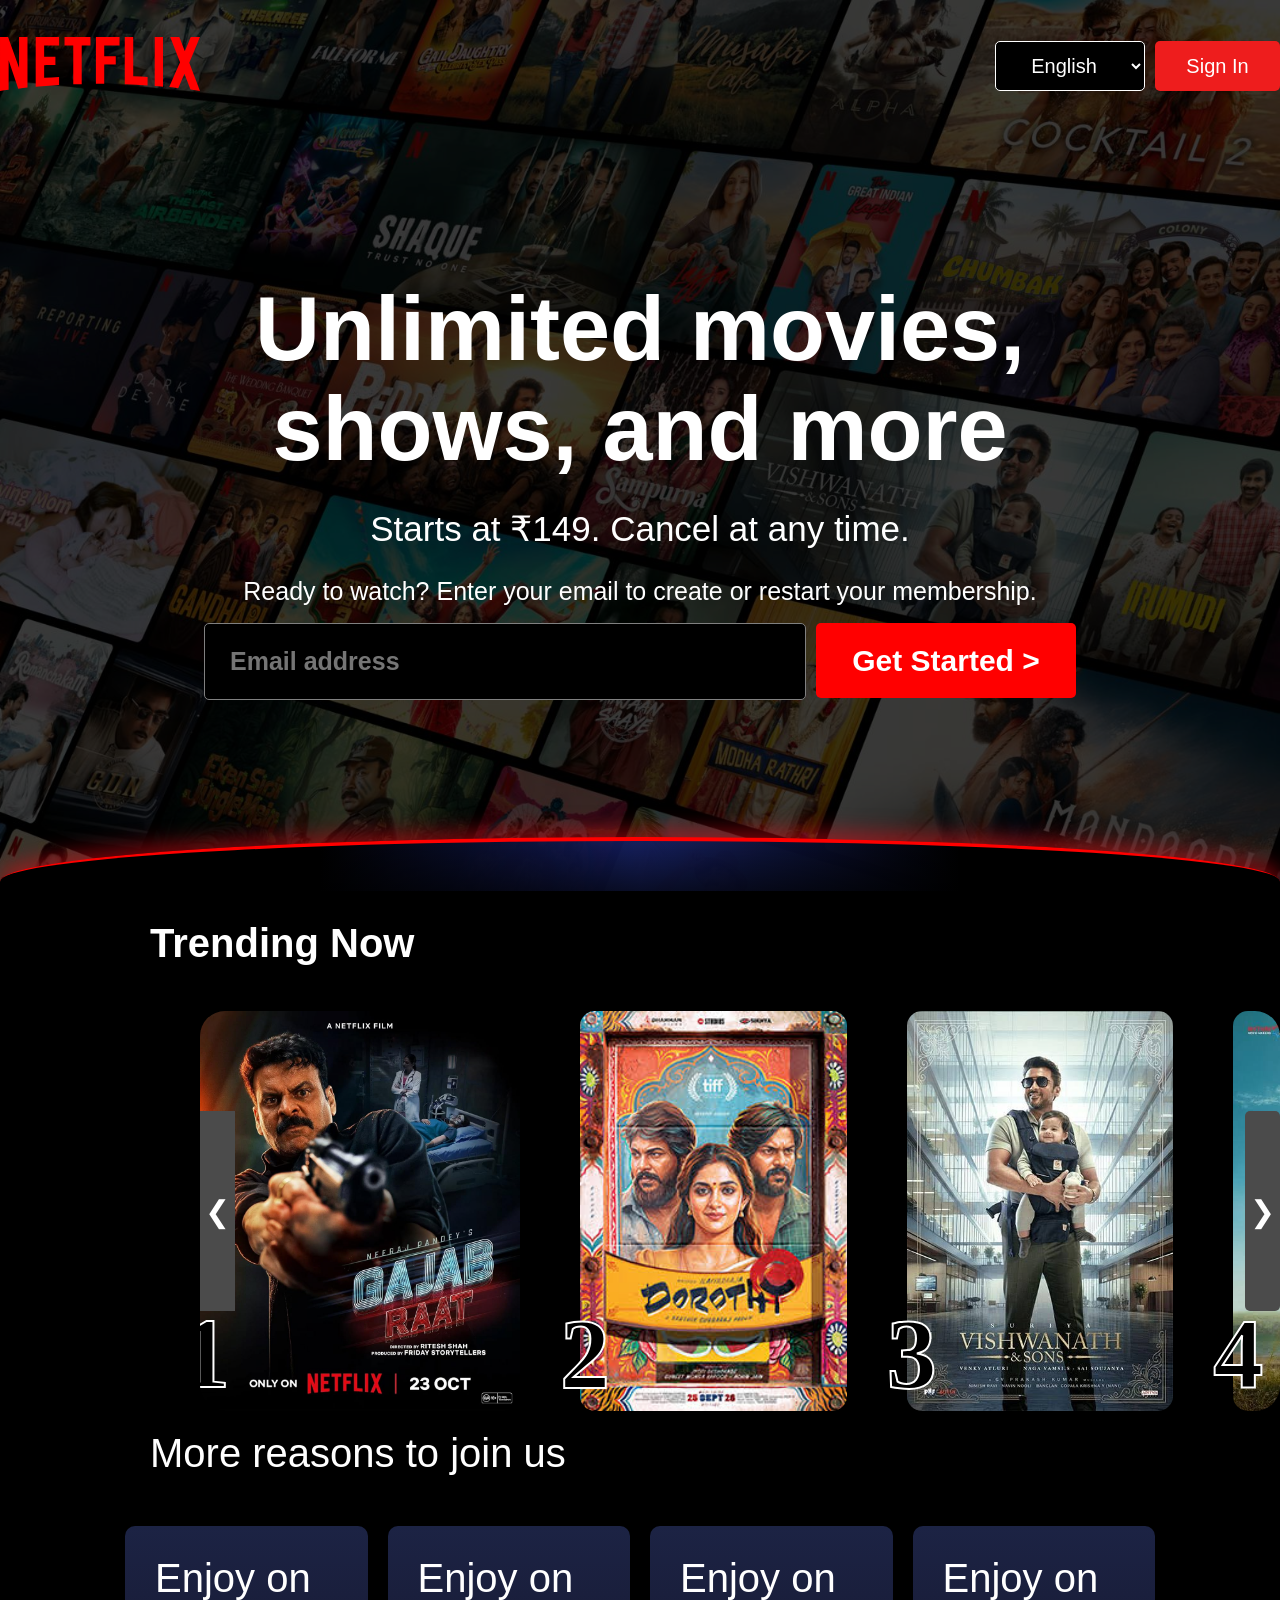
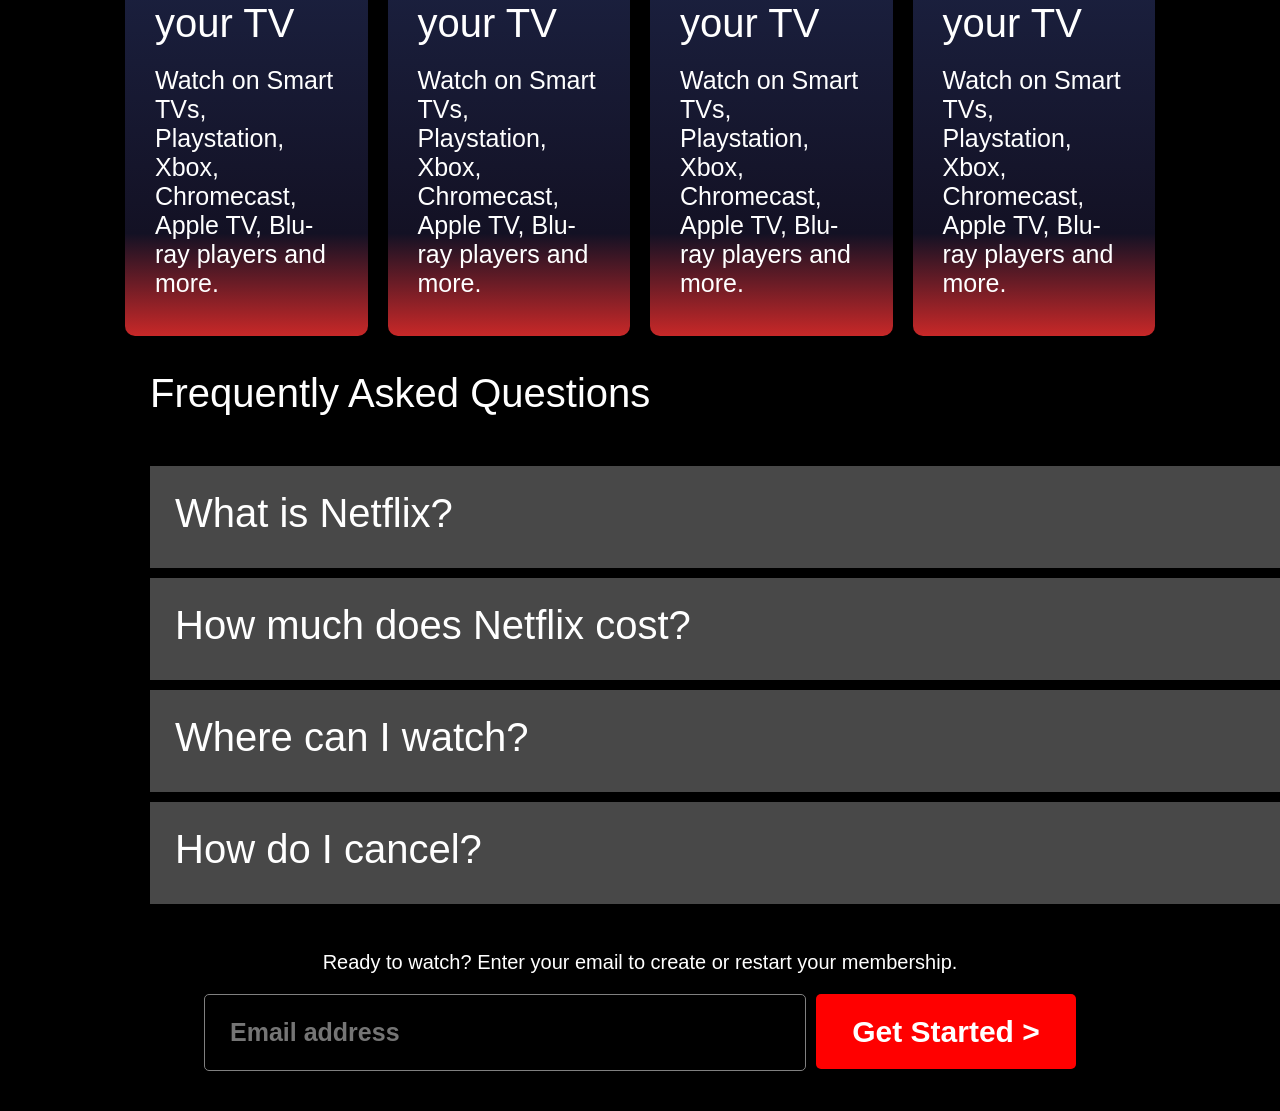
<file: Projects/Netflix-clone/index.html>
<!DOCTYPE html>
<html lang="en">
<head>
    <meta charset="UTF-8">
    <meta name="viewport" content="width=device-width, initial-scale=1.0">
    <title>Document</title>
    <link rel="stylesheet" href="style.css">
    <script src="script.js" defer></script>
</head>
<body>
    <main>
        <div class="main">
            <nav> 
                <span > <img src="assets/images/logo.svg" alt="Logo"> </span>
                <div class ="nav-btns">
                    <select>
                        <option value="en">English</option>
                        <option value="hi">Hindi</option>
                    </select>
                    <button>Sign In</button>
                </div>
            </nav>
            <div class="box">
            </div>
            <div class = "hero">
                <span>Unlimited movies,<br> shows, and more</span>
                <span>Starts at ₹149. Cancel at any time.</span>
                <span>Ready to watch? Enter your email to create or restart your membership.</span> 
                <div class="input-box">
                    <input type="email" placeholder="Email address">
                    <button>Get Started > </button>
                </div>
            </div>
            <div class="seperation"></div>    
        </div>
        <div class="trending">
            <h3>Trending Now</h3>
            <div class="slider">
                <div class="movies">
                    <div class="movie-card">
                        <img src="assets/images/1st movie.jpg" alt="Movie 1">
                        <span class="rank">1</span>
                    </div>
                    <div class="movie-card">
                        <img src="assets/images/2nd movie.jpg" alt="Movie 2">
                        <span class="rank">2</span>
                    </div>
                    <div class="movie-card">
                        <img src="assets/images/3rd movie.jpg" alt="Movie 3">
                        <span class="rank">3</span>
                    </div>
                    <div class="movie-card">
                        <img src="assets/images/4th movie.jpg" alt="Movie 4">
                        <span class="rank">4</span>
                    </div>
                    <div class="movie-card">
                        <img src="assets/images/5th movie.jpg" alt="Movie 5">
                        <span class="rank">5</span>
                    </div>
                    <div class="movie-card">
                        <img src="assets/images/6th movie.jpg" alt="Movie 6">
                        <span class="rank">6</span>
                    </div>
                    <div class="movie-card">
                        <img src="assets/images/7th movie.jpg" alt="Movie 7">
                        <span class="rank">7</span>
                    </div>
                    <div class="movie-card">
                        <img src="assets/images/8th movie.jpg" alt="Movie 8">
                        <span class="rank">8</span>
                    </div>
                    <div class="movie-card">
                        <img src="assets/images/9th movie.jpg" alt="Movie 9">
                        <span class="rank">9</span>
                    </div>
                    <div class="movie-card">
                        <img src="assets/images/10th movie.jpg" alt="Movie 10">
                        <span class="rank">10</span>
                    </div>
                </div>
                <button class="prev">&#10094;</button>
                <button class="next">&#10095;</button>
            </div>
        </div>
        <div class="reasons">
            <h3>More reasons to join us</h3>
            <div class="reason-containers">
            <div class="reason-cards">
                <h3>Enjoy on your TV</h3>
                <span>Watch on Smart TVs, Playstation, Xbox, Chromecast, Apple TV, Blu-ray players and more.</span>
            </div>
            <div class="reason-cards">
                <h3>Enjoy on your TV</h3>
                <span>Watch on Smart TVs, Playstation, Xbox, Chromecast, Apple TV, Blu-ray players and more.</span>
            </div>
            <div class="reason-cards">
                <h3>Enjoy on your TV</h3>
                <span>Watch on Smart TVs, Playstation, Xbox, Chromecast, Apple TV, Blu-ray players and more.</span>
            </div>
            <div class="reason-cards">
                <h3>Enjoy on your TV</h3>
                <span>Watch on Smart TVs, Playstation, Xbox, Chromecast, Apple TV, Blu-ray players and more.</span>
            </div>
            </div>
        </div>

        <div class="faq">
            <h3>Frequently Asked Questions</h3>
            <div class="faq-container">
                <div class="faq-card">
                    <span>What is Netflix?</span>
                    <span class="plus">+</span>
                </div>
                <div class="faq-card">
                    <span>How much does Netflix cost?</span>
                    <span class="plus">+</span>
                </div>
                <div class="faq-card">
                    <span>Where can I watch?</span>
                    <span class="plus">+</span>
                </div>
                <div class="faq-card">
                    <span>How do I cancel?</span>
                    <span class="plus">+</span>
                </div>
            </div>
        </div>
        <div class="footer-email">
            <span>Ready to watch? Enter your email to create or restart your membership.</span>
            <div class="input-box">
                <input type="email" placeholder="Email address">
                <button>Get Started &gt;</button>
            </div>
        </div>
    </main>
    
</body>
</html>
</file>
<file: Projects/Netflix-clone/style.css>
*{
    padding: 0;
    margin: 0;
}
.main {
    font-family: sans-serif;
    background-image: url(./assets/images/bg.jpg);
    height: 99vh;
    position: relative;
    background-position: center center;
    background-repeat: no-repeat;
    background-size: cover;
}
.main .box {
    height: 100vh;
    width: 100%;
    opacity: 0.7;
    position: absolute;
    top: 0;
    background-color: black;
}
nav {
    display: flex;
    justify-content: space-between; 
    margin: auto;
    max-width: 1500px;
    height: 132px;
    align-items: center;
    position: relative;
    z-index: 10;
}
nav img {
    color: red;
    width: 200px;
    position: relative;
    z-index: 10;
}
nav button {
    position: relative;
    z-index: 10;
}

.nav-btns {
    height: 50px;
    display: flex;
    gap: 10px;
}

.nav-btns option {
    background-color: white;
    color: black;
}

.nav-btns> :nth-child(1) {
    width: 150px;
    font-family: "Netflix Sans", "Helvetica Neue", "Segoe UI", Roboto, Ubuntu, sans-serif;
    font-size: 20px;
    font-weight: 500;
    color: white;
    background-color: black;
    border: none;
    padding: 10px;
    border: 1px solid white;
    border-radius: 5px;
    cursor: pointer;
    text-align: center;
}

.nav-btns> :nth-child(2) {
    width: 125px;
    font-family: "Netflix Sans", "Helvetica Neue", "Segoe UI", Roboto, Ubuntu, sans-serif;
    font-size: 20px;
    font-weight: 500;
    color: white;
    background-color: rgb(238, 29, 29);
    border: none;
    padding: 10px 20px;
    border-radius: 5px;
    cursor: pointer;
}


.hero {
    font-family: 'Netflix Sans', 'Helvetica Neue', Helvetica, Arial, sans-serif;
    height: 75vh;
    display: flex;
    align-items: center;
    justify-content: center;
    flex-direction: column;
    color: white;
    position: relative;
    gap: 20px;
    padding:  20px;
}

.hero> :nth-child(1) {
    font-family: "Netflix Sans", "Helvetica Neue", "Segoe UI", Roboto, Ubuntu, sans-serif;
    font-size: 90px;
    font-weight: 700;
    line-height: 100px;
    color: #fff;
    text-align: center;
}

.hero> :nth-child(2) {
    font-family: "Netflix Sans", "Helvetica Neue", "Segoe UI", Roboto, Ubuntu, sans-serif;
    font-size: 35px;
    font-weight: 500;
    line-height: 60px;
    color: #fff;
}

.hero> :nth-child(3) {
    font-family: "Netflix Sans", "Helvetica Neue", "Segoe UI", Roboto, Ubuntu, sans-serif;
    font-size: 25px;
    font-weight: 400;
    line-height: 24px;
    color: #fff;
    text-align: center; 
}

.input-box {
    display: flex;
    gap: 10px;
    size: 20px;
}

.input-box input {
    font-family: "Netflix Sans", "Helvetica Neue", "Segoe UI", Roboto, Ubuntu, sans-serif;
    font-size: 25px;
    font-weight: 700;
    height: 75px;
    width: 550px;
    background-color: black;
    color: white;
    border: 1px solid grey;
    border-radius: 5px;
    padding: 0 25px;
}

.input-box button {
    font-family: "Netflix Sans", "Helvetica Neue", "Segoe UI", Roboto, Ubuntu, sans-serif;
    font-size: 30px;
    font-weight: bolder;
    height: 75px;
    width: 260px;
    background-color: red;
    color: white;
    border: none;
    padding: 0 25px;
    border-radius: 5px;
    cursor: pointer;
}

.seperation {
    height: 85px;
    background-color: black;
    border-top: 4px solid red;
    border-radius: 50% 50% 0 0;
    box-shadow: 0 -8px 20px rgba(229, 9, 20, 0.5);
    margin-top: -10px;
    position: relative;
    z-index: 10;
    background: 
    linear-gradient(to bottom, transparent, black),
    linear-gradient(
    to right,
    black 0%,
    black 25%,
    rgba(20, 30, 100, 0.9) 50%,
    black 75%,
    black 100%  
    );
}
.trending {
    background-color: black;
    height: 60vh;
    display: flex;
    align-items: center;
    position: relative;
    z-index: 10;
    flex-direction: column;
    align-items: stretch;
    gap: 40px;
}
.trending h3 {
    font-family: "Netflix Sans", "Helvetica Neue", "Segoe UI", Roboto, Ubuntu, sans-serif;
    font-size: 40px;
    font-weight: 700;
    color: white;
    text-align: left;
    margin: 30px 0 5px 150px;
    
}
.slider {
    position: relative;
    overflow: hidden;
}

.movies {
    display: flex;
    height: 400px;
    width: auto;
    position: relative;
    gap: 60px;
    flex-shrink: 0;
    overflow-x: auto;
    scrollbar-width: none;
    margin: 0 0 0 200px;
    border: none;
    border-radius: 25px;
}

.movies img {
    border-radius: 15px;
    height: 100%;
}


.next {
    position: absolute;
    right: 0;
    top: 50%;
    transform: translateY(-50%);
    z-index: 10;
    cursor: pointer;
    width: 35px;
    height: 200px;
    font-size: 30px;
    color: white;
    background-color: rgb(75, 75, 75);
    border: none;
    cursor: pointer;
    border-radius: 5px;
}

.prev {
    position: absolute;
    left: 200px;
    top: 50%;
    transform: translateY(-50%);
    z-index: 10;
    cursor: pointer;
    width: 35px;
    height: 200px;
    font-size: 30px;
    color: white;
    background-color: rgb(75, 75, 75);
    border: none;
    cursor: pointer;
    border-radius: 5 px;
} 

.movie-card {
    position: relative;
    flex-shrink: 0;
}

.rank {
    position: absolute;
    bottom: 0;
    left: -20px;
    font-size: 100px;
    font-weight: 900;
    color: black;
    -webkit-text-stroke: 2px white;
}

.reasons {
    background-color: black;
    height: 60vh;
}

.reasons > h3 {
    font-family: "Netflix Sans", "Helvetica Neue", "Segoe UI", Roboto, Ubuntu, sans-serif;
    font-size: 40px;
    font-weight: 500;
    color: white;
    margin-left: 150px;  
    text-align: left;  
    justify-content: left;
}

.reason-cards > h3 {
    font-family: "Netflix Sans", "Helvetica Neue", "Segoe UI", Roboto, Ubuntu, sans-serif;
    font-size: 40px;
    font-weight: 500;
    color: white;
    text-align: left;
}

.reason-cards {
    background: linear-gradient(to bottom, #1c2344 0%, #131124 75%, #c82828 100%);
    display: flex;
    flex-direction: column;
    color: white;
    font-family: "Netflix Sans", "Helvetica Neue", "Segoe UI", Roboto, Ubuntu, sans-serif;
    font-size: 20px;
    flex: 1;
    gap: 20px;
    height: 350px;
    width: 400px;
    border-radius: 10px;
    padding: 30px;
}

.reason-cards span {
    font-family: "Netflix Sans", "Helvetica Neue", "Segoe UI", Roboto, Ubuntu, sans-serif;
    font-size: 25px;
    font-weight: 400;
    color: white;
    text-align: top;
}   
.reason-containers {
    display: flex;    
    gap: 20px;
    margin-left: 125px;
    margin-right: 125px;
    margin-top: 50px;
}

.faq {
    height: 60vh;
    background-color: black;
}

.faq > h3 {
    font-family: "Netflix Sans", "Helvetica Neue", "Segoe UI", Roboto, Ubuntu, sans-serif;
    font-size: 40px;
    font-weight: 500;
    color: white;
    margin-left: 150px;  
    text-align: left;  
    justify-content: left;
}

.faq-container {
    display: flex;
    flex-direction: column;
    color: white;
    font-family: "Netflix Sans", "Helvetica Neue", "Segoe UI", Roboto, Ubuntu, sans-serif;
    font-size: 40px;
    gap: 10px;
    margin-left: 150px;
    margin-right: 150px;
    margin-top: 50px;
    border-radius: 1px solid black;
    width: 2000px;
    height: 195px;
    
}

.faq-card {    
    background-color: rgb(72, 72, 72);
    color: white;
    padding: 25px;
    border: none;
    font-size: 40px;
    justify-content: space-between;
    display: flex;
}

.plus {
    font-size: 45px;
    font-weight: 300;
}

.footer-email {
    background-color: black;
    color: white;
    display: flex;
    flex-direction: column;
    align-items: center;
    gap: 20px;
    padding: 40px 20px;
    font-family: "Netflix Sans", Arial, sans-serif;
    font-size: 20px;
}
</file>
